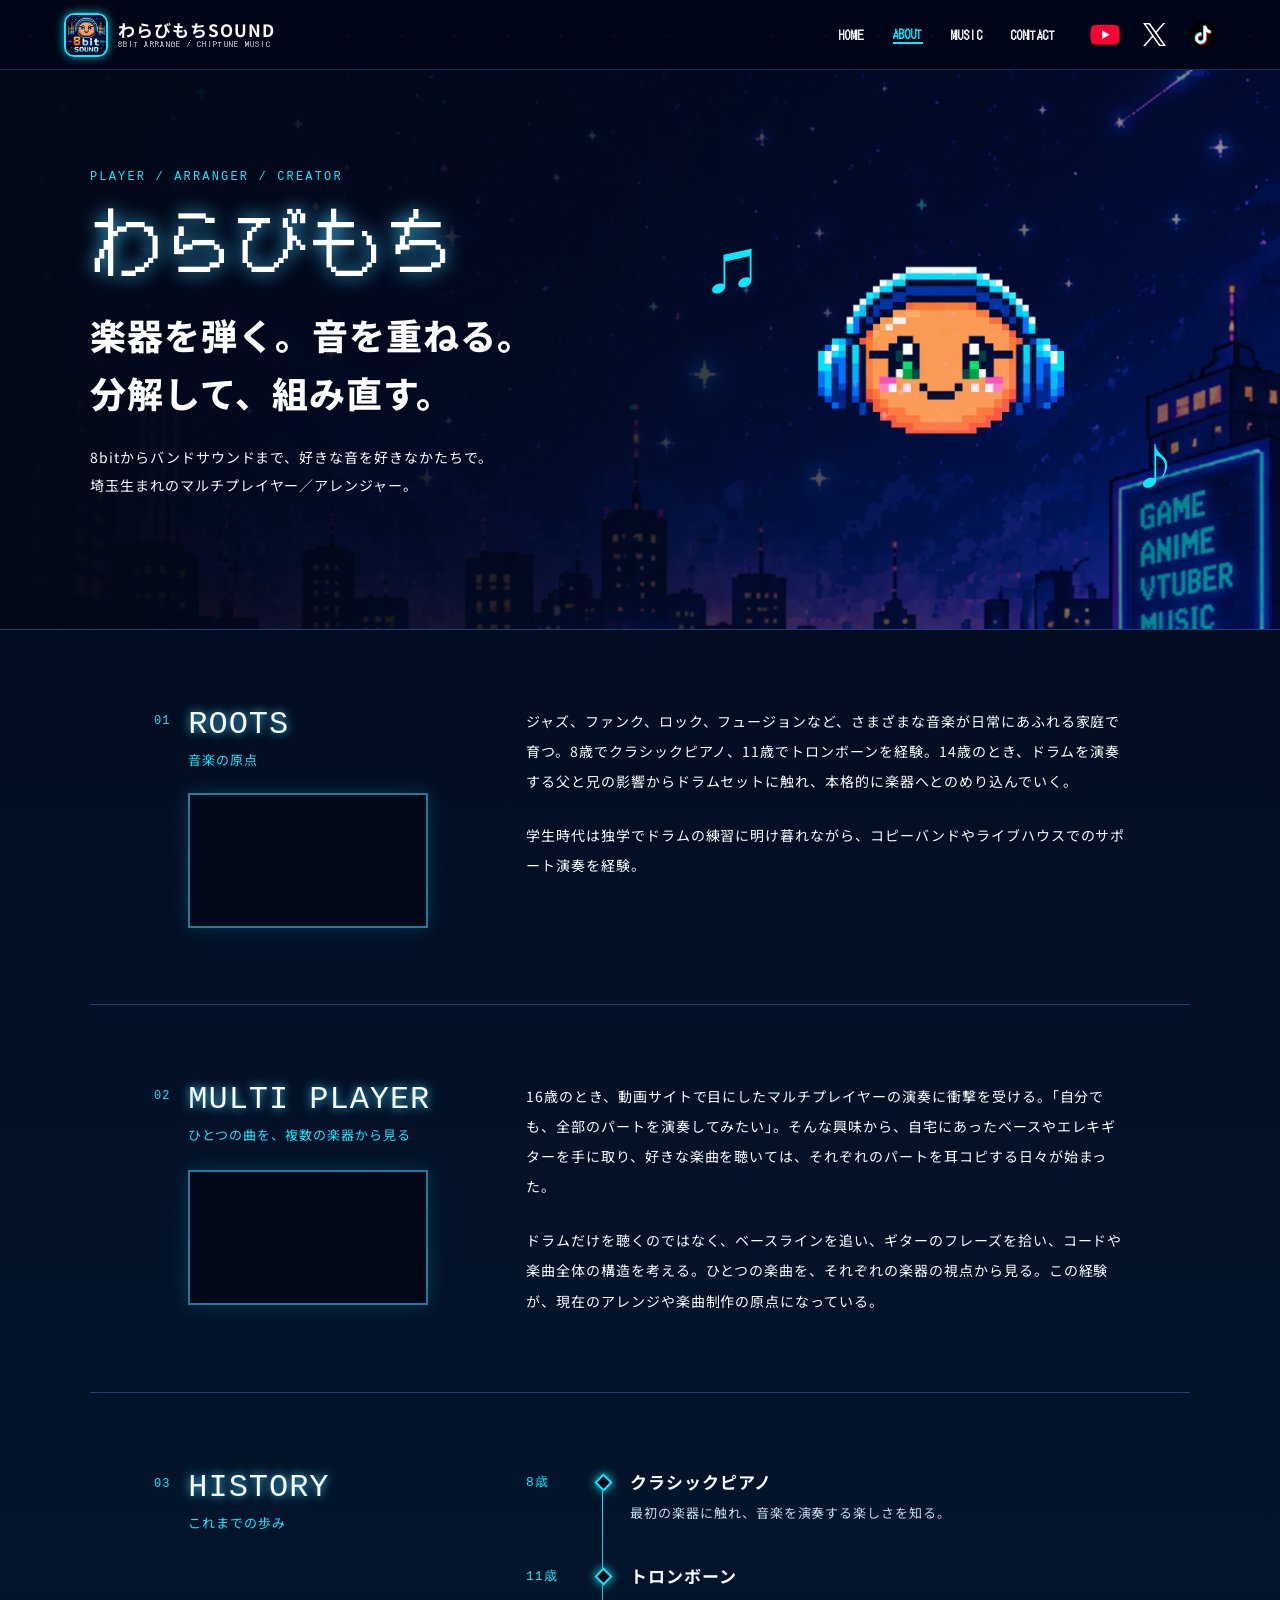
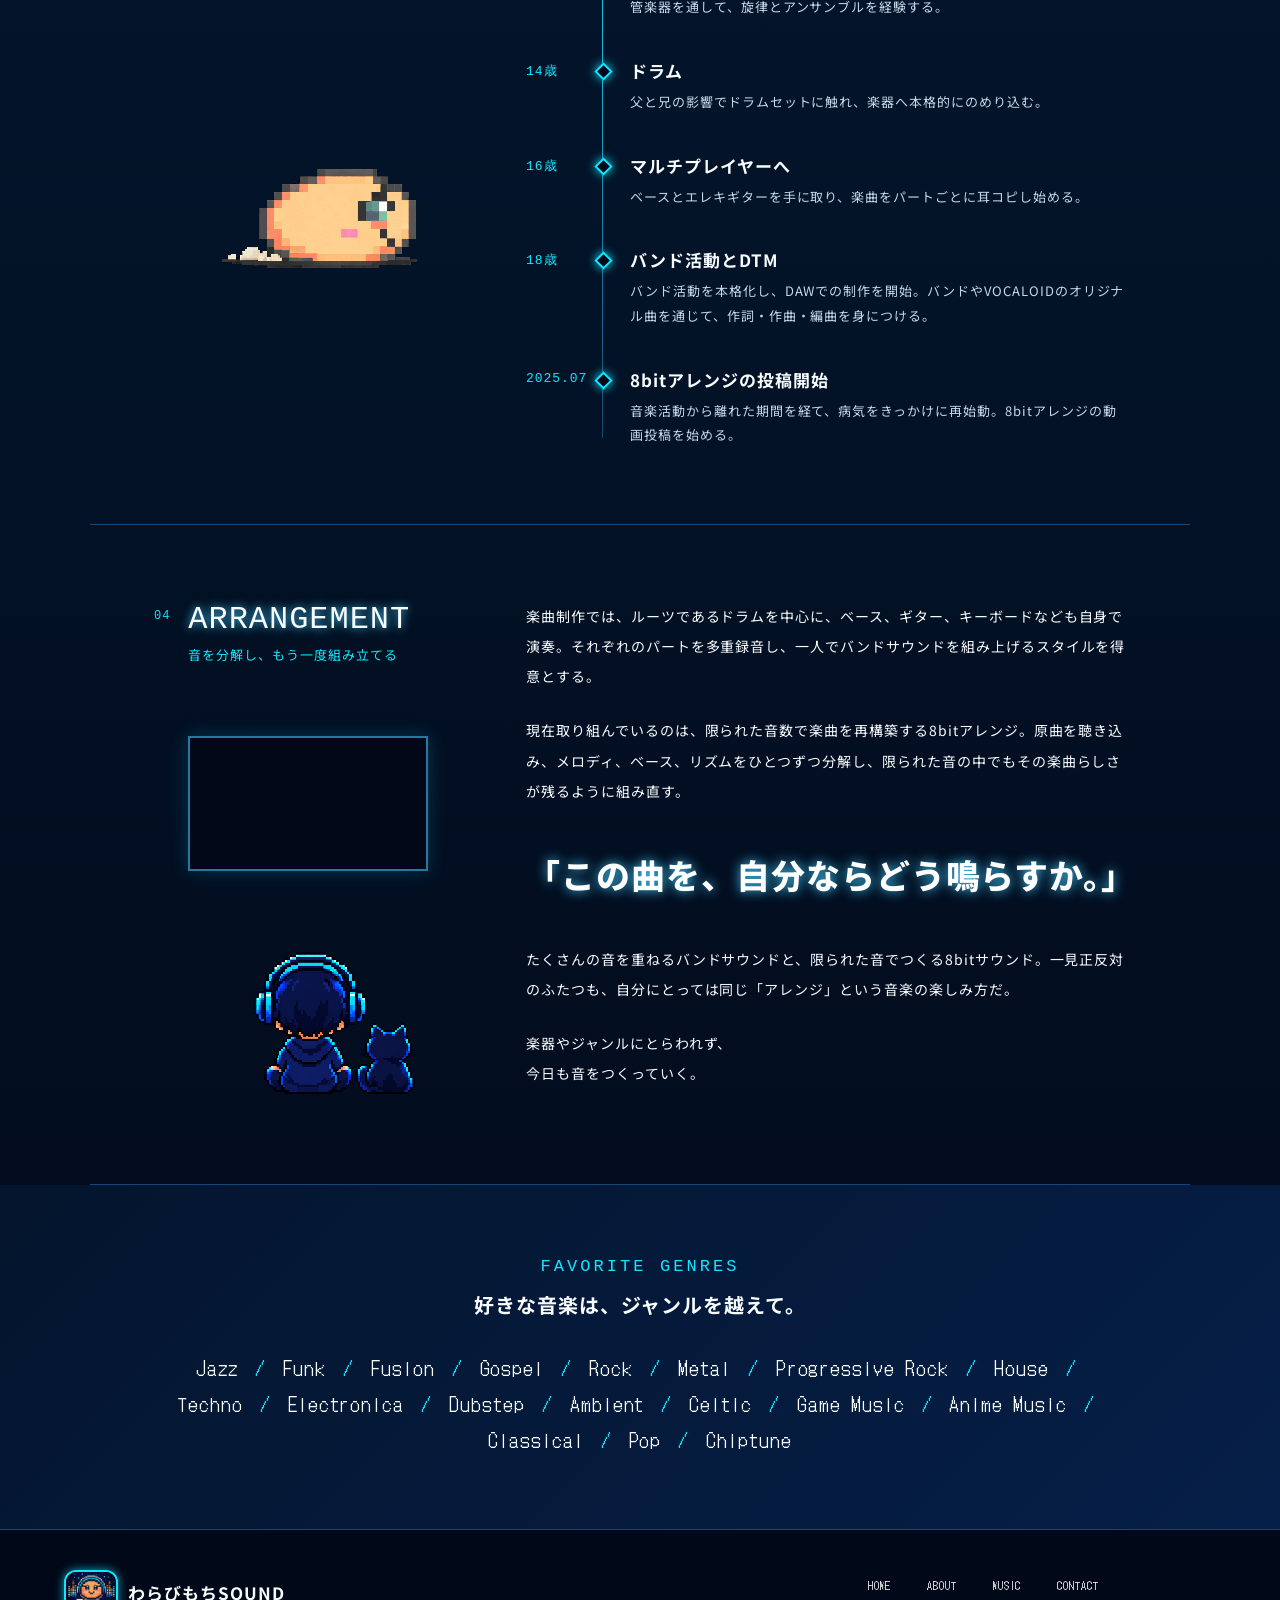
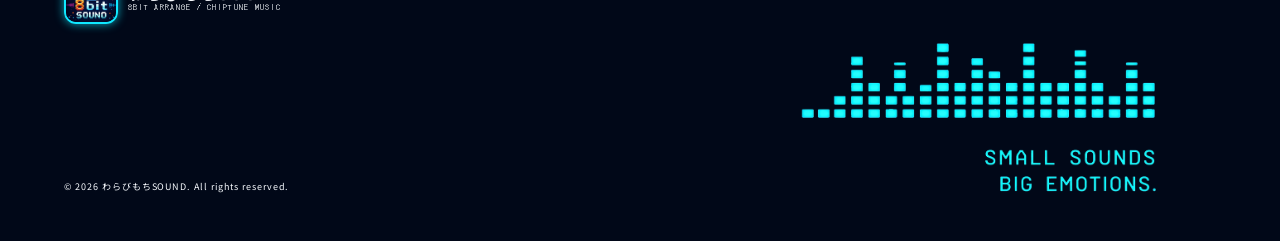
<file: about.html>
<!doctype html>
<html lang="ja">
<head>
  <meta charset="utf-8">
  <meta name="viewport" content="width=device-width, initial-scale=1">
  <meta name="referrer" content="origin-when-cross-origin">
  <meta name="description" content="わらびもちSOUNDの自己紹介、音楽の原点、これまでの歩みと制作スタイル">
  <title>ABOUT | わらびもちSOUND</title>
  <link rel="preconnect" href="https://fonts.googleapis.com">
  <link rel="preconnect" href="https://fonts.gstatic.com" crossorigin>
  <link href="https://fonts.googleapis.com/css2?family=DotGothic16&family=Noto+Sans+JP:wght@400;600;800&display=swap" rel="stylesheet">
  <link rel="stylesheet" href="styles.css?v=20260922-30">
</head>
<body class="about-page">
  <div class="stars" aria-hidden="true"></div>
  <header class="header">
    <a class="brand" href="index.html#top" aria-label="わらびもちSOUND ホーム"><img class="brand__face" src="assets/warabimochi-icon.png" alt=""><span><strong>わらびもちSOUND</strong><small>8BIT ARRANGE / CHIPTUNE MUSIC</small></span></a>
    <button class="menu" aria-label="メニューを開く" aria-expanded="false"><span></span><span></span><span></span></button>
    <nav class="nav" aria-label="メインナビゲーション"><a href="index.html#top">HOME</a><a class="active" href="about.html">ABOUT</a><a href="index.html#music">MUSIC</a><a href="#contact">CONTACT</a></nav>
    <div class="social"><a href="https://www.youtube.com/@warabimochiSOUND" aria-label="YouTube" target="_blank" rel="noopener noreferrer"><img src="assets/yt_icon_red_digital.png" alt=""></a><a href="https://x.com/warabimochi8bit" aria-label="X" target="_blank" rel="noopener noreferrer"><img src="assets/x-logo-white.png" alt=""></a><a href="https://www.tiktok.com/@warabimochi_sound?is_from_webapp=1&amp;sender_device=pc" aria-label="TikTok" target="_blank" rel="noopener noreferrer"><img src="assets/tiktok-icon.png" alt=""></a></div>
  </header>

  <main id="top" class="about-detail">
    <section class="about-detail__hero">
      <div class="about-detail__hero-copy"><p class="about-detail__eyebrow">PLAYER / ARRANGER / CREATOR</p><h1>わらびもち</h1><p class="about-detail__lead">楽器を弾く。音を重ねる。<br>分解して、組み直す。</p><p>8bitからバンドサウンドまで、好きな音を好きなかたちで。<br>埼玉生まれのマルチプレイヤー／アレンジャー。</p></div>
      <div class="about-detail__portrait"><img src="assets/profile-mascot.png" alt="わらびもちSOUND マスコット"><span aria-hidden="true">♫</span><span aria-hidden="true">♪</span></div>
    </section>

    <section class="about-detail__section about-detail__section--roots"><div class="about-detail__side"><div class="about-detail__heading"><span>01</span><div><h2>ROOTS</h2><p>音楽の原点</p></div></div><div class="about-detail__video-frame" aria-hidden="true"><video class="about-detail__video" autoplay muted loop playsinline preload="auto"><source src="assets/drum-loop.mp4" type="video/mp4" media="(min-width: 761px)"></video></div></div><div class="about-detail__prose"><p>ジャズ、ファンク、ロック、フュージョンなど、さまざまな音楽が日常にあふれる家庭で育つ。8歳でクラシックピアノ、11歳でトロンボーンを経験。14歳のとき、ドラムを演奏する父と兄の影響からドラムセットに触れ、本格的に楽器へとのめり込んでいく。</p><p>学生時代は独学でドラムの練習に明け暮れながら、コピーバンドやライブハウスでのサポート演奏を経験。</p></div></section>

    <section class="about-detail__section about-detail__section--multi-player"><div class="about-detail__side"><div class="about-detail__heading"><span>02</span><div><h2>MULTI PLAYER</h2><p>ひとつの曲を、複数の楽器から見る</p></div></div><div class="about-detail__video-frame" aria-hidden="true"><video class="about-detail__video" autoplay muted loop playsinline preload="auto"><source src="assets/guitar-loop.mp4" type="video/mp4" media="(min-width: 761px)"></video></div></div><div class="about-detail__prose"><p>16歳のとき、動画サイトで目にしたマルチプレイヤーの演奏に衝撃を受ける。「自分でも、全部のパートを演奏してみたい」。そんな興味から、自宅にあったベースやエレキギターを手に取り、好きな楽曲を聴いては、それぞれのパートを耳コピする日々が始まった。</p><p>ドラムだけを聴くのではなく、ベースラインを追い、ギターのフレーズを拾い、コードや楽曲全体の構造を考える。ひとつの楽曲を、それぞれの楽器の視点から見る。この経験が、現在のアレンジや楽曲制作の原点になっている。</p></div></section>

    <section class="about-detail__timeline" aria-labelledby="history-title"><div class="about-detail__side"><div class="about-detail__heading"><span>03</span><div><h2 id="history-title">HISTORY</h2><p>これまでの歩み</p></div></div><div class="about-detail__history-art" aria-hidden="true"><img src="assets/warabimochi-mochi.gif" alt=""></div></div><ol>
      <li><time>8歳</time><div><strong>クラシックピアノ</strong><p>最初の楽器に触れ、音楽を演奏する楽しさを知る。</p></div></li>
      <li><time>11歳</time><div><strong>トロンボーン</strong><p>管楽器を通して、旋律とアンサンブルを経験する。</p></div></li>
      <li><time>14歳</time><div><strong>ドラム</strong><p>父と兄の影響でドラムセットに触れ、楽器へ本格的にのめり込む。</p></div></li>
      <li><time>16歳</time><div><strong>マルチプレイヤーへ</strong><p>ベースとエレキギターを手に取り、楽曲をパートごとに耳コピし始める。</p></div></li>
      <li><time>18歳</time><div><strong>バンド活動とDTM</strong><p>バンド活動を本格化し、DAWでの制作を開始。バンドやVOCALOIDのオリジナル曲を通じて、作詞・作曲・編曲を身につける。</p></div></li>
      <li><time>2025.07</time><div><strong>8bitアレンジの投稿開始</strong><p>音楽活動から離れた期間を経て、病気をきっかけに再始動。8bitアレンジの動画投稿を始める。</p></div></li>
    </ol></section>

    <section class="about-detail__section about-detail__section--arrangement"><div class="about-detail__side"><div class="about-detail__heading"><span>04</span><div><h2>ARRANGEMENT</h2><p>音を分解し、もう一度組み立てる</p></div></div><div class="about-detail__video-frame" aria-hidden="true"><video class="about-detail__video" autoplay muted loop playsinline preload="auto"><source src="assets/arrangement-loop.mp4" type="video/mp4" media="(min-width: 761px)"></video></div><img class="about-detail__arrangement-art" src="assets/mascot-back-with-cat.png" alt="" aria-hidden="true"></div><div class="about-detail__prose"><p>楽曲制作では、ルーツであるドラムを中心に、ベース、ギター、キーボードなども自身で演奏。それぞれのパートを多重録音し、一人でバンドサウンドを組み上げるスタイルを得意とする。</p><p>現在取り組んでいるのは、限られた音数で楽曲を再構築する8bitアレンジ。原曲を聴き込み、メロディ、ベース、リズムをひとつずつ分解し、限られた音の中でもその楽曲らしさが残るように組み直す。</p><blockquote>「この曲を、自分ならどう鳴らすか。」</blockquote><p>たくさんの音を重ねるバンドサウンドと、限られた音でつくる8bitサウンド。一見正反対のふたつも、自分にとっては同じ「アレンジ」という音楽の楽しみ方だ。</p><p>楽器やジャンルにとらわれず、<br>今日も音をつくっていく。</p></div></section>

    <section class="about-detail__genres"><p>FAVORITE GENRES</p><h2>好きな音楽は、ジャンルを越えて。</h2><div>Jazz <i>/</i> Funk <i>/</i> Fusion <i>/</i> Gospel <i>/</i> Rock <i>/</i> Metal <i>/</i> Progressive Rock <i>/</i> House <i>/</i> Techno <i>/</i> Electronica <i>/</i> Dubstep <i>/</i> Ambient <i>/</i> Celtic <i>/</i> Game Music <i>/</i> Anime Music <i>/</i> Classical <i>/</i> Pop <i>/</i> Chiptune</div></section>
  </main>

  <footer id="contact"><div class="brand"><img class="brand__face" src="assets/warabimochi-icon.png" alt=""><span><strong>わらびもちSOUND</strong><small>8BIT ARRANGE / CHIPTUNE MUSIC</small></span></div><nav><a href="index.html#top">HOME</a><a href="about.html">ABOUT</a><a href="index.html#music">MUSIC</a><a href="#contact">CONTACT</a></nav><img class="equalizer" src="assets/footer-volume.png" alt="SMALL SOUNDS. BIG EMOTIONS."><small>© 2026 わらびもちSOUND. All rights reserved.</small></footer>
  <script src="about.js?v=20260922-1"></script>
</body>
</html>
</file>
<file: styles.css>
:root{--bg:#020b1f;--panel:#04152d;--cyan:#10e7ff;--pink:#ff4ce4;--lime:#b8ff49;--yellow:#ffd94a;--text:#f8fbff;--muted:#aac4df}*{box-sizing:border-box}html{scroll-behavior:smooth}body{margin:0;background:radial-gradient(circle at 60% 20%,#06286f 0,transparent 28%),linear-gradient(#02071a,#03152b 48%,#020817);color:var(--text);font-family:"Noto Sans JP",sans-serif;letter-spacing:.06em}.stars{position:fixed;inset:0;pointer-events:none;opacity:.55;background-image:radial-gradient(#fff 1px,transparent 1px),radial-gradient(var(--cyan) 1px,transparent 1px);background-size:53px 53px,89px 89px;background-position:4px 9px,19px 31px;mask-image:linear-gradient(#000,transparent 72%)}a{color:inherit;text-decoration:none}button{font:inherit}.header{height:70px;padding:0 5%;display:flex;align-items:center;gap:34px;border-bottom:1px solid #11345b;background:rgba(1,7,24,.9);position:relative;z-index:20}.brand{display:flex;align-items:center;gap:10px;margin-right:auto}.brand__face{display:grid;place-items:center;width:42px;height:42px;border:3px solid var(--cyan);box-shadow:0 0 10px var(--cyan);border-radius:45%;background:#ff8b3d;color:#111;font-size:24px}.brand strong{display:block;font-size:17px}.brand small{font-family:"DotGothic16";font-size:8px;letter-spacing:.16em}.nav,.social{display:flex;align-items:center;gap:28px}.nav a{font:600 12px "DotGothic16"}.nav a:hover,.nav .active{color:var(--cyan);border-bottom:2px solid var(--cyan)}.social{font-size:22px;gap:21px}.social a:first-child{color:#fff;background:red;border-radius:7px;padding:0 7px;font-size:14px}.social a:last-child{color:var(--pink)}.menu{display:none}.hero{min-height:670px;display:grid;grid-template-columns:58% 42%;overflow:hidden;position:relative}.hero:after{content:"";position:absolute;bottom:0;left:0;right:0;height:180px;background:linear-gradient(transparent,#041246),repeating-linear-gradient(90deg,transparent 0 25px,#071127 26px 35px);clip-path:polygon(0 45%,5% 28%,10% 57%,15% 15%,20% 48%,27% 22%,33% 58%,40% 30%,47% 65%,54% 20%,61% 50%,68% 28%,74% 57%,82% 13%,89% 48%,95% 22%,100% 52%,100% 100%,0 100%)}.hero__art,.hero__copy{position:relative;z-index:2}.hero__art{display:flex;justify-content:center;align-items:center;min-height:620px}.moon{position:absolute;top:40px;left:5%;font-size:64px;color:#ffb7e7;text-shadow:0 0 18px #fff}.meteor{position:absolute;right:4%;top:20%;color:var(--pink);font-size:26px}.mascot{width:230px;height:230px;background:linear-gradient(135deg,#ffb14d,#f16c35);border:14px solid #effaff;outline:12px solid #05224a;box-shadow:0 0 0 18px #0fd6ff,0 0 35px #0fd6ff;display:grid;place-items:center;color:#071426;font:bold 57px "DotGothic16";border-radius:47% 47% 44% 44%;position:absolute;top:105px}.mascot:before,.mascot:after{content:"";position:absolute;top:70px;width:24px;height:72px;background:#008cff;border:8px solid #06162e}.mascot:before{left:-45px}.mascot:after{right:-45px}.headphones{position:absolute;top:-53px;color:#07244a;font-size:155px;transform:rotate(180deg)}.pixel-title{position:absolute;top:350px;text-align:center;font-family:"DotGothic16"}.pixel-title b{display:block;font-size:64px;color:#91eeff;text-shadow:5px 5px 0 #1577b2}.pixel-title strong{display:block;font-size:65px;line-height:.8;text-shadow:5px 6px 0 #1577b2}.pixel-title span{display:block;margin-top:23px;font-size:20px}.hero__copy{padding:70px 12% 150px 4%;display:flex;flex-direction:column;align-items:flex-start}.hero__copy h1{font-size:34px;line-height:1.65;margin:0 0 18px;transform:rotate(-6deg);text-shadow:0 0 12px #69cfff}.hero__copy>p:not(.eyebrow){font-size:14px;line-height:1.85}.eyebrow{order:3;color:var(--cyan);font:14px "DotGothic16";margin:12px 0 24px}.neon-button{order:4;border:2px solid var(--cyan);padding:12px 34px;color:#c8fbff;font:bold 15px "DotGothic16";clip-path:polygon(8px 0,calc(100% - 8px) 0,100% 8px,100% calc(100% - 8px),calc(100% - 8px) 100%,8px 100%,0 calc(100% - 8px),0 8px);box-shadow:inset 0 0 14px #00bff8,0 0 10px #00c9ff}.neon-button span{color:var(--cyan);margin-right:13px}.categories{position:relative;z-index:3;max-width:1100px;margin:-10px auto 0;padding:0 4%;display:grid;grid-template-columns:repeat(4,1fr);gap:14px}.categories a{height:92px;border:2px solid;display:grid;place-items:center;font:18px "DotGothic16";box-shadow:inset 0 0 18px #061a3c,0 0 11px currentColor}.categories span{display:block;font-size:32px;line-height:1}.cyan{color:var(--cyan)}.pink{color:var(--pink)}.lime{color:var(--lime)}.yellow{color:var(--yellow)}.section{position:relative;z-index:3;max-width:1100px;margin:auto;padding:55px 4%}.section__head{display:flex;justify-content:space-between;align-items:end;margin-bottom:24px}.section h2{font:32px "DotGothic16";margin:0;text-shadow:0 0 10px #43ceff}.section__head p,.about h3{color:var(--cyan);margin:3px 0 0;font-size:14px}.section__head>a{color:var(--cyan);font:12px "DotGothic16"}.videos{display:grid;grid-template-columns:1.05fr .95fr;gap:18px}.featured-card,.mini-card{border:0;background:none;color:inherit;text-align:left;cursor:pointer}.featured-card__scene{height:260px;display:grid;place-items:center;position:relative;border:2px solid #a4ddff;border-radius:5px;background:linear-gradient(#03134977,#051848aa),linear-gradient(145deg,#14035a,#00609b 55%,#fa49c6);box-shadow:inset 0 0 55px #00132b}.play{display:grid;place-items:center;width:64px;height:64px;border-radius:50%;background:#00192be8;border:2px solid var(--cyan);color:var(--cyan);font-style:normal;font-size:24px}.duration{position:absolute;right:8px;bottom:8px;background:#000b;padding:3px 7px;font-style:normal}.featured-card__meta{display:block;padding:10px}.featured-card__meta>*{display:block}.featured-card__meta b{font-size:16px}.featured-card__meta small{margin:5px 0}.featured-card__meta em,.mini-card small{font-style:normal;color:var(--cyan);font-size:11px}.video-list{display:grid;grid-template-columns:repeat(3,1fr);align-items:end;gap:12px}.mini-card{padding:0}.mini-card b{display:block;font-size:11px;line-height:1.5}.thumb{display:block;height:88px;margin-bottom:8px;border:1px solid #b5deff;border-radius:5px;background:linear-gradient(160deg,#050735,#034897 60%,#fa3bc1)}.thumb--window{background:linear-gradient(90deg,#052265 48%,#b5f2ff 49% 52%,#0c4586 53%)}.thumb--spring{background:linear-gradient(#8ddfff,#fff4de 55%,#ff9fcb)}.about{display:grid;grid-template-columns:1.2fr .8fr;gap:30px;border-top:1px solid #0b2b50}.about h3{margin:5px 0 18px}.about p{font-size:13px;line-height:2}.small{display:inline-block;order:initial;margin-top:12px;padding:10px 25px}.about__art{position:relative;min-height:280px;display:grid;place-items:center}.mascot--small{position:relative;top:auto;width:150px;height:150px;border-width:9px;outline-width:7px;box-shadow:0 0 0 10px #0fd6ff,0 0 25px #0fd6ff;font-size:38px}.mascot--small:before,.mascot--small:after{top:40px;width:15px;height:50px;border-width:5px}.mascot--small:before{left:-30px}.mascot--small:after{right:-30px}.mascot--small .headphones{top:-35px;font-size:100px}.speech{position:absolute;right:0;top:10px;border:3px solid var(--cyan);padding:11px 16px;font:20px system-ui,sans-serif;background:#09204b}.about__art>i{position:absolute;color:var(--cyan);font-size:38px}.about__art>i:first-of-type{left:8%;top:42px}.about__art>i:last-of-type{right:5%;bottom:35px}.pickup{border-top:1px solid #0b2b50}.playlist-grid{display:grid;grid-template-columns:repeat(4,1fr);gap:14px}.playlist-grid a{height:100px;border:2px solid;box-shadow:inset 0 0 15px #092246,0 0 11px currentColor;padding:20px;position:relative}.playlist-grid b,.playlist-grid small{display:block}.playlist-grid small{color:#fff;font-size:10px;margin-top:5px}.playlist-grid span{position:absolute;right:17px;top:22px;font-size:34px}footer{position:relative;z-index:3;min-height:230px;border-top:1px solid #164577;padding:40px 5%;display:grid;grid-template-columns:1fr 1.5fr 1fr;align-items:start;gap:20px;background:#010818}footer nav{display:flex;gap:25px;font:11px "DotGothic16"}footer>small{grid-column:1;font-size:9px;margin-top:50px}.equalizer{color:var(--cyan);font:30px "DotGothic16";text-align:right;letter-spacing:.1em}dialog{border:2px solid var(--cyan);background:#03152df2;color:#fff;text-align:center;padding:40px;box-shadow:0 0 40px #00dcff;width:min(400px,85vw)}dialog::backdrop{background:#000b}.close{position:absolute;right:8px;top:4px;background:none;border:0;color:#fff;font-size:25px}.disc{display:grid;place-items:center;margin:auto;width:100px;height:100px;border-radius:50%;background:repeating-radial-gradient(circle,#07112d 0 8px,#0fd6ff 9px 10px);font-size:35px;animation:spin 3s linear infinite}.player-line{height:4px;background:#173a58}.player-line i{display:block;width:45%;height:100%;background:var(--cyan);animation:progress 5s linear infinite}@keyframes spin{to{transform:rotate(360deg)}}@keyframes progress{to{width:100%}}
@media(max-width:760px){.header{height:62px;padding:0 18px}.brand strong{font-size:14px}.brand__face{width:34px;height:34px;font-size:18px}.nav{position:absolute;display:none;top:62px;left:0;right:0;background:#020a1af7;padding:28px;flex-direction:column;align-items:flex-start}.nav.open{display:flex}.social{display:none}.menu{display:grid;gap:5px;background:none;border:0;padding:8px}.menu span{display:block;width:24px;height:2px;background:var(--cyan)}.hero{grid-template-columns:1fr;min-height:auto}.hero__art{min-height:500px}.mascot{width:170px;height:170px;border-width:10px;outline-width:8px;box-shadow:0 0 0 12px #0fd6ff,0 0 25px #0fd6ff;font-size:42px;top:90px}.mascot:before,.mascot:after{top:48px;width:19px;height:57px;border-width:6px}.mascot:before{left:-34px}.mascot:after{right:-34px}.headphones{top:-42px;font-size:115px}.pixel-title{top:280px}.pixel-title b{font-size:48px}.pixel-title strong{font-size:50px}.hero__copy{padding:32px 8% 145px;text-align:center;align-items:center}.hero__copy h1{font-size:28px}.hero__copy>p:not(.eyebrow){font-size:13px}.categories{grid-template-columns:1fr 1fr;margin-top:-90px;padding:0 18px}.categories a{height:82px;font-size:15px}.section{padding:48px 20px}.section h2{font-size:27px}.videos{grid-template-columns:1fr}.featured-card__scene{height:220px}.video-list{gap:8px}.thumb{height:70px}.mini-card b{font-size:9px}.about{grid-template-columns:1fr}.about__art{order:-1}.playlist-grid{grid-template-columns:1fr 1fr}.playlist-grid a{height:90px;padding:16px}.playlist-grid b{font-size:13px}.playlist-grid span{font-size:27px}footer{grid-template-columns:1fr;text-align:center;justify-items:center}footer nav{flex-wrap:wrap;justify-content:center}.equalizer{text-align:center}footer>small{grid-column:auto;margin-top:15px}}
@media(min-width:1200px){.hero{max-width:1400px;margin:auto}.hero__copy h1{font-size:42px}.section,.categories{max-width:1200px}}
#music .section__head h2{font-family:ui-monospace,SFMono-Regular,"SF Mono",Menlo,Consolas,monospace!important}
#about .about__text h2{font-family:ui-monospace,SFMono-Regular,"SF Mono",Menlo,Consolas,monospace!important}
.featured-card__scene img,.thumb img{width:100%;height:100%;object-fit:cover;display:block}.featured-card__scene .play{position:absolute}.thumb{position:relative;overflow:hidden}.thumb i{position:absolute;right:4px;bottom:4px;background:#000c;color:#fff;padding:2px 4px;font:normal 9px ui-monospace,monospace}.mini-card{text-decoration:none}
.featured-card__scene iframe{width:100%;height:100%;display:block;border:0}.mini-card{border-radius:5px}.mini-card:hover,.mini-card:focus-visible{outline:2px solid var(--cyan);outline-offset:4px}
.fullscreen-button{float:right;margin-top:-24px;border:1px solid var(--cyan);background:#031b34;color:var(--cyan);padding:6px 12px;cursor:pointer;font:12px ui-monospace,SFMono-Regular,Menlo,Consolas,monospace}.fullscreen-button:hover,.fullscreen-button:focus-visible{background:var(--cyan);color:#001025}.featured-card__scene:fullscreen{width:100vw;height:100vh;border:0;background:#000}.featured-card__scene:fullscreen iframe{width:100%;height:100%}@media(max-width:760px){.fullscreen-button{float:none;display:block;margin:12px 0 0}}
.video-poster{position:absolute;inset:0;width:100%;height:100%;padding:0;border:0;background:#00102b;cursor:pointer}.video-poster img{width:100%;height:100%;object-fit:cover}.video-poster:after{content:"ページ内で再生";position:absolute;left:50%;top:calc(50% + 48px);transform:translateX(-50%);color:#fff;background:#000b;padding:4px 9px;font:11px ui-monospace,monospace;white-space:nowrap}.video-poster:hover .play{transform:scale(1.08)}
.video-poster{z-index:3}.video-poster.is-loading:after{content:"読み込み中…"}.video-poster.is-loading{cursor:wait}.video-poster.is-loading .play{animation:spin 1s linear infinite}
.player-actions{float:right;display:flex;gap:7px;margin-top:-24px}.player-actions .fullscreen-button{float:none;margin:0}.replay-button{border:1px solid #74a8c8;background:#031b34;color:#dff7ff;padding:6px 12px;cursor:pointer;font:12px ui-monospace,SFMono-Regular,Menlo,Consolas,monospace}.replay-button:hover,.replay-button:focus-visible{border-color:var(--cyan);color:var(--cyan)}@media(max-width:760px){.player-actions{float:none;margin:12px 0 0}.player-actions .fullscreen-button{display:inline-block;margin:0}}
#youtube-player-host{position:absolute;inset:0;display:block}.featured-card__scene>iframe{position:absolute;inset:0;width:100%;height:100%;border:0}
.custom-controls{position:absolute;z-index:4;left:0;right:0;bottom:0;display:flex;align-items:center;gap:9px;padding:24px 12px 10px;background:linear-gradient(transparent,#000d);opacity:0;visibility:hidden;transform:translateY(5px);transition:opacity .18s ease,transform .18s ease,visibility .18s;pointer-events:none}.featured-card__scene:hover .custom-controls,.featured-card__scene:focus-within .custom-controls{opacity:1;visibility:visible;transform:none;pointer-events:auto}.custom-controls button{flex:0 0 auto;border:0;background:transparent;color:#fff;padding:5px;cursor:pointer;font-size:16px}.custom-controls input{min-width:40px;flex:1;accent-color:#ff0033;cursor:pointer}.custom-controls time{flex:0 0 auto;color:#fff;font:11px ui-monospace,SFMono-Regular,Menlo,Consolas,monospace;text-shadow:0 1px 3px #000}@media(hover:none){.custom-controls{opacity:1;visibility:visible;transform:none;pointer-events:auto}}
.featured-card__scene .yt-frame{display:none}.featured-card__scene .yt-frame.is-active{display:block}
#youtube-player{display:block;width:100%;height:100%;border:0;background:#00102b}
.player-loading{position:absolute;inset:0;z-index:2;display:grid;place-items:center;padding:20px;background:#00102b;color:var(--cyan);font:12px ui-monospace,SFMono-Regular,"SF Mono",Menlo,Consolas,monospace;text-align:center;pointer-events:none}.player-loading[hidden]{display:none}#youtube-player iframe{display:block;width:100%;height:100%;border:0}
.featured-card__scene{height:320px}@media(max-width:760px){.featured-card__scene{height:220px}}
.video-poster[hidden]{display:none}.video-poster .poster-label{position:absolute;left:14px;bottom:12px;color:#fff;background:#000b;padding:4px 8px;font:12px ui-monospace,SFMono-Regular,Menlo,Consolas,monospace}.video-poster.is-loading .poster-label{font-size:0}.video-poster.is-loading .poster-label:after{content:"YouTubeを読み込み中…";font-size:12px}
.video-list{align-items:start}.mini-card{display:grid;grid-template-rows:88px 3em auto;min-width:0}.mini-card .thumb{height:88px}.mini-card b{min-width:0;height:3em;overflow:hidden}.mini-card b span{display:block;overflow:hidden;text-overflow:ellipsis;white-space:nowrap}@media(max-width:760px){.mini-card{grid-template-rows:70px 3em auto}.mini-card .thumb{height:70px}}
.videos{grid-template-columns:1.12fr .88fr;grid-template-areas:"player details" "player cards";grid-template-rows:auto 1fr;column-gap:18px;row-gap:14px}.featured-card{grid-area:player;display:block;min-width:0}.featured-card__scene{display:grid;width:100%}.featured-card__meta{grid-area:details;padding:0 0 4px}.featured-card__meta b{font-size:16px;line-height:1.5}.video-list{grid-area:cards;align-self:start}@media(max-width:760px){.videos{display:grid;grid-template-columns:1fr;grid-template-areas:"player" "details" "cards";grid-template-rows:auto;row-gap:10px}.featured-card{display:block}.featured-card__meta{padding:0 10px 8px}.video-list{margin-top:2px}}
.hero{background:url("assets/hero-night-city.png") center bottom/cover no-repeat}
.hero:after{inset:0;height:auto;background:linear-gradient(90deg,rgba(1,7,24,.12),rgba(1,7,24,.48));clip-path:none;pointer-events:none}
.stars{background-image:radial-gradient(#fff 1px,transparent 1px);background-size:53px 53px;background-position:4px 9px}
.categories{margin-top:28px}
@media(max-width:760px){.categories{margin-top:22px}}
.categories a:nth-child(n+2) span{transform:translateY(4px)}
.hero__logo{display:block;width:min(82%,560px);height:auto;position:relative;z-index:2;transform:translateY(-56px);filter:drop-shadow(0 0 12px rgba(15,214,255,.25))}
@media(max-width:760px){.hero__logo{width:min(88%,460px);transform:none}}
.social a{display:grid;place-items:center;width:27px;height:27px;overflow:hidden;background:none!important;padding:0!important;border-radius:0!important;font-size:0!important}
.social img{display:block;width:23px;height:23px;object-fit:contain}
.social a:first-child{position:relative;width:30px;height:27px}
.social a:first-child img{position:absolute;left:50%;top:50%;transform:translate(-50%,-50%);width:44px;height:auto;max-width:none;max-height:none;object-fit:contain}
.social a:last-child img{width:28px;height:28px}

/* Keep artwork visible until YouTube confirms that the player is ready. */
#youtube-host{position:absolute;inset:0;display:block}
#video-start{position:absolute;inset:0;width:100%;height:100%;padding:0;border:0;background:#00102b;color:white;cursor:pointer;overflow:hidden}
#video-start[hidden]{display:none}
#video-start img{width:100%;height:100%;object-fit:contain}
#video-start .video-play-icon{position:absolute;top:50%;left:50%;transform:translate(-50%,-50%);background:#f03;border-radius:14px;padding:10px 25px;font-size:28px}
#video-status{display:block;padding:8px 12px;background:#00102b;text-align:center;font-size:12px;border:1px solid #164577;border-top:0;border-radius:0 0 5px 5px}
#video-status[hidden]{display:none}
#video-start:focus-visible{outline:3px solid var(--cyan);outline-offset:-4px}
.brand__face{display:block;width:44px;height:44px;object-fit:cover;border:2px solid var(--cyan);border-radius:10px;background:none;box-shadow:0 0 10px rgba(16,231,255,.7)}
footer .brand__face{width:54px;height:54px;border-radius:12px}
@media(max-width:760px){.brand__face{width:36px;height:36px;border-radius:8px}footer .brand__face{width:48px;height:48px}}
footer{grid-template-columns:minmax(280px,1.2fr) auto minmax(180px,.8fr)}
footer .brand{min-width:max-content;margin-right:0}
footer .brand strong,footer .brand small,footer>small{white-space:nowrap}
footer nav{gap:18px;white-space:nowrap}
footer .equalizer{display:block;width:min(100%,390px);height:auto;justify-self:center;mix-blend-mode:screen}
@media(min-width:761px){footer nav{grid-column:2/4;grid-row:1;justify-content:center;align-self:start;padding-top:7px;column-gap:36px}footer .equalizer{grid-column:2/4;grid-row:2;text-align:center;align-self:start;margin-top:-10px}footer>small{grid-row:2;align-self:end;margin-top:0;padding-bottom:8px}}
@media(max-width:760px){footer{grid-template-columns:1fr}footer .brand{min-width:0}footer .brand strong{font-size:14px}footer .brand small{font-size:7px}footer>small{font-size:8px}}
.profile-mascot{display:block;width:min(82%,280px);height:auto;mix-blend-mode:screen;position:relative;z-index:1}
@media(min-width:761px){.about__art{min-height:350px}.profile-mascot{align-self:end;transform:translateY(22px)}}
@media(max-width:760px){.about__art{min-height:285px}.profile-mascot{width:min(74%,230px);transform:translateY(63px)}.speech{padding:5px 12px;line-height:1.1}}
.about__art>i:first-of-type{top:auto;bottom:78px;left:7%}
.hero-social{display:none}
@media(max-width:760px){.hero-social{order:5;display:grid;grid-template-columns:repeat(3,52px);align-items:center;justify-items:center;align-self:center;gap:12px;margin-top:18px;position:relative;z-index:5}.hero-social a{display:grid;place-items:center;width:52px;height:45px}.hero-social img{display:block;width:27px;height:27px;object-fit:contain}.hero-social a:first-child img{width:100%;height:100%;max-width:100%;object-fit:contain}.hero-social a:last-child img{width:36px;height:36px}}
.featured-card__scene{height:auto;aspect-ratio:16/9}
.mini-card{grid-template-rows:auto 3em auto}
.mini-card .thumb{height:auto;aspect-ratio:16/9;background:#00102b}
.mini-card .thumb img{object-fit:contain}
@media(max-width:760px){.featured-card__scene{height:auto}.mini-card{grid-template-rows:auto 3em auto}.mini-card .thumb{height:auto}}
@media(min-width:761px){.hero__art,.hero__copy{left:clamp(14px,2vw,28px)}}
.profile-audio{display:flex;align-items:center;gap:14px;width:min(100%,470px);margin-top:22px;padding:12px 14px;border:1px solid #167396;background:#03152dcc;box-shadow:inset 0 0 14px #082748}
.profile-audio>button{flex:0 0 42px;width:42px;height:42px;border:1px solid var(--cyan);border-radius:50%;background:#00182e;color:var(--cyan);cursor:pointer;font-size:16px;box-shadow:0 0 8px #00d9ff66}
.profile-audio>button:hover,.profile-audio>button:focus-visible{background:var(--cyan);color:#001025;outline:none}
.profile-audio>button:disabled,#audio-seek:disabled{cursor:wait;opacity:.45}
.profile-audio__body{display:grid;gap:7px;min-width:0;flex:1}.profile-audio__body strong{font:12px ui-monospace,SFMono-Regular,"SF Mono",Menlo,Consolas,monospace;color:#d8faff;letter-spacing:.12em}
#audio-seek{--audio-progress:0%;width:100%;height:4px;margin:0;appearance:none;border-radius:4px;background:linear-gradient(90deg,var(--cyan) var(--audio-progress),#23415d var(--audio-progress));cursor:pointer}
#audio-seek::-webkit-slider-thumb{appearance:none;width:13px;height:13px;border:2px solid #00182e;border-radius:50%;background:var(--cyan);box-shadow:0 0 6px var(--cyan)}
#audio-seek::-moz-range-thumb{width:11px;height:11px;border:2px solid #00182e;border-radius:50%;background:var(--cyan);box-shadow:0 0 6px var(--cyan)}
.profile-audio__time{display:flex;justify-content:space-between;color:#83bed5;font:10px ui-monospace,SFMono-Regular,"SF Mono",Menlo,Consolas,monospace}
.profile-audio audio{display:none}
@media(max-width:760px){.profile-audio{margin-inline:auto;padding:10px 12px;text-align:left}.profile-audio>button{flex-basis:38px;width:38px;height:38px}}
.brand>span{display:flex;flex-direction:column;gap:2px;line-height:1}.brand strong{line-height:1.05}.brand small{line-height:1}

/* About detail page */
.about-page{background:linear-gradient(#02071a,#03152b 45%,#020817)}
.about-detail{position:relative;z-index:2;overflow:hidden}
.about-detail__hero{min-height:560px;padding:72px max(5%,calc((100vw - 1100px)/2));display:grid;grid-template-columns:1.05fr .95fr;align-items:center;gap:50px;border-bottom:1px solid #164577;background:linear-gradient(90deg,#020817 0%,#020817d9 45%,#02081766 100%),url("assets/hero-night-city.png") center/cover}
@media(min-width:761px){.about-detail__hero-copy{transform:translateY(-8px)}}
.about-detail__eyebrow{margin:0 0 12px;color:var(--cyan);font:12px ui-monospace,SFMono-Regular,"SF Mono",Menlo,Consolas,monospace;letter-spacing:.18em}
.about-detail__hero h1{margin:0 0 24px;color:#fff;font:clamp(44px,6vw,72px)/1.2 "DotGothic16";text-shadow:0 0 18px #43ceff}.about-detail__lead{margin:0 0 22px;color:#fff;font-size:clamp(22px,3vw,36px);font-weight:800;line-height:1.6}.about-detail__hero-copy>p:last-child{max-width:580px;line-height:2;font-size:14px}
.about-detail__portrait{position:relative;min-height:390px;display:grid;place-items:center}.about-detail__portrait>img{width:min(82%,330px);height:auto;mix-blend-mode:screen}.about-detail__portrait>span{position:absolute;color:var(--cyan);font-size:48px}.about-detail__portrait>span:nth-of-type(1){left:4%;top:20%}.about-detail__portrait>span:nth-of-type(2){right:2%;bottom:12%}
.about-detail__section,.about-detail__timeline{max-width:1100px;margin:auto;padding:76px 5%;display:grid;grid-template-columns:300px 1fr;gap:72px;border-bottom:1px solid #164577}.about-detail__heading{display:flex;align-items:flex-start;gap:18px}.about-detail__heading>span{color:var(--cyan);font:12px ui-monospace,SFMono-Regular,"SF Mono",Menlo,Consolas,monospace;padding-top:8px}.about-detail__heading h2{margin:0;font:32px ui-monospace,SFMono-Regular,"SF Mono",Menlo,Consolas,monospace;text-shadow:0 0 10px #43ceff}.about-detail__heading p{margin:7px 0 0;color:var(--cyan);font-size:13px}
.about-detail__prose{max-width:700px}.about-detail__prose p{margin:0 0 24px;font-size:14px;line-height:2.15}.about-detail__prose>p:last-child{margin-bottom:0}.about-detail__prose blockquote{margin:42px 0;padding:0;color:#fff;font-size:clamp(22px,3vw,34px);font-weight:800;line-height:1.6;text-shadow:0 0 12px #43ceff}
.about-detail__side{min-width:0}.about-detail__video-frame{position:relative;width:100%;aspect-ratio:16/9;margin-top:112px;background:#020817;box-shadow:0 0 18px #00cfff33}.about-detail__section--roots .about-detail__video-frame,.about-detail__section--multi-player .about-detail__video-frame,.about-detail__section--arrangement .about-detail__video-frame{width:240px;margin-left:34px}.about-detail__section--roots .about-detail__video-frame{margin-top:24px}.about-detail__section--multi-player .about-detail__video-frame{margin-top:26px}.about-detail__section--arrangement .about-detail__video-frame{margin-top:72px}.about-detail__arrangement-art{display:block;width:290px;height:auto;margin:44px 0 0 34px;image-rendering:pixelated}.about-detail__video-frame::after{content:"";position:absolute;inset:0;z-index:1;border:2px solid #247a9e;pointer-events:none}.about-detail__video{display:block;width:100%;height:100%;background:#020817;object-fit:cover;pointer-events:none}
.about-detail__history-art{position:relative;height:200px;margin-top:190px;overflow:hidden}.about-detail__history-art img{position:absolute;left:-15px;top:-100px;display:block;width:330px;height:330px;max-width:none;image-rendering:pixelated}
.about-detail__timeline ol{position:relative;margin:0;padding:0;list-style:none}.about-detail__timeline ol:before{content:"";position:absolute;left:76px;top:10px;bottom:10px;width:1px;background:linear-gradient(var(--cyan),#17466e)}.about-detail__timeline li{position:relative;display:grid;grid-template-columns:76px 1fr;gap:28px;padding:0 0 38px}.about-detail__timeline li:last-child{padding-bottom:0}.about-detail__timeline li:before{content:"";position:absolute;left:71px;top:7px;width:9px;height:9px;border:2px solid var(--cyan);background:#020817;box-shadow:0 0 10px var(--cyan);transform:rotate(45deg)}.about-detail__timeline time{color:var(--cyan);font:13px ui-monospace,SFMono-Regular,"SF Mono",Menlo,Consolas,monospace;transform:translateY(4px)}.about-detail__timeline strong{display:block;margin-bottom:7px;font-size:17px}.about-detail__timeline li p{margin:0;color:#c7d7e8;font-size:13px;line-height:1.9}
.about-detail__genres{padding:72px max(5%,calc((100vw - 1100px)/2));text-align:center;background:linear-gradient(135deg,#04152d,#061f48)}.about-detail__genres>p{margin:0;color:var(--cyan);font:17px ui-monospace,SFMono-Regular,"SF Mono",Menlo,Consolas,monospace;letter-spacing:.18em}.about-detail__genres h2{margin:14px 0 30px;font-size:20px}.about-detail__genres div{max-width:950px;margin:auto;font:18px/2 "DotGothic16"}.about-detail__genres i{color:var(--cyan);font-style:normal;margin:0 7px}
@media(max-width:760px){.about-detail__hero{min-height:auto;padding:52px 20px 40px;grid-template-columns:1fr;gap:22px;text-align:center}.about-detail__hero h1{font-size:clamp(34px,10vw,56px);margin-bottom:24px}.about-detail__lead{font-size:23px}.about-detail__portrait{min-height:250px}.about-detail__portrait>img{width:min(72%,240px);transform:translateY(34px)}.about-detail__portrait>span{font-size:34px}.about-detail__section,.about-detail__timeline{padding:46px 20px;grid-template-columns:1fr;gap:34px}.about-detail__heading h2{font-size:28px}.about-detail__prose p{font-size:13px;line-height:2}.about-detail__timeline ol:before{left:76px}.about-detail__timeline li{grid-template-columns:76px 1fr;gap:23px;padding-bottom:32px}.about-detail__timeline li:before{left:71px}.about-detail__genres{padding:52px 20px}.about-detail__genres div{font-size:15px}}
@media(max-width:760px){.about-detail__genres h2{font-size:14px}}
@media(max-width:760px){.about-detail__video-frame,.about-detail__history-art,.about-detail__arrangement-art{display:none}}
</file>
